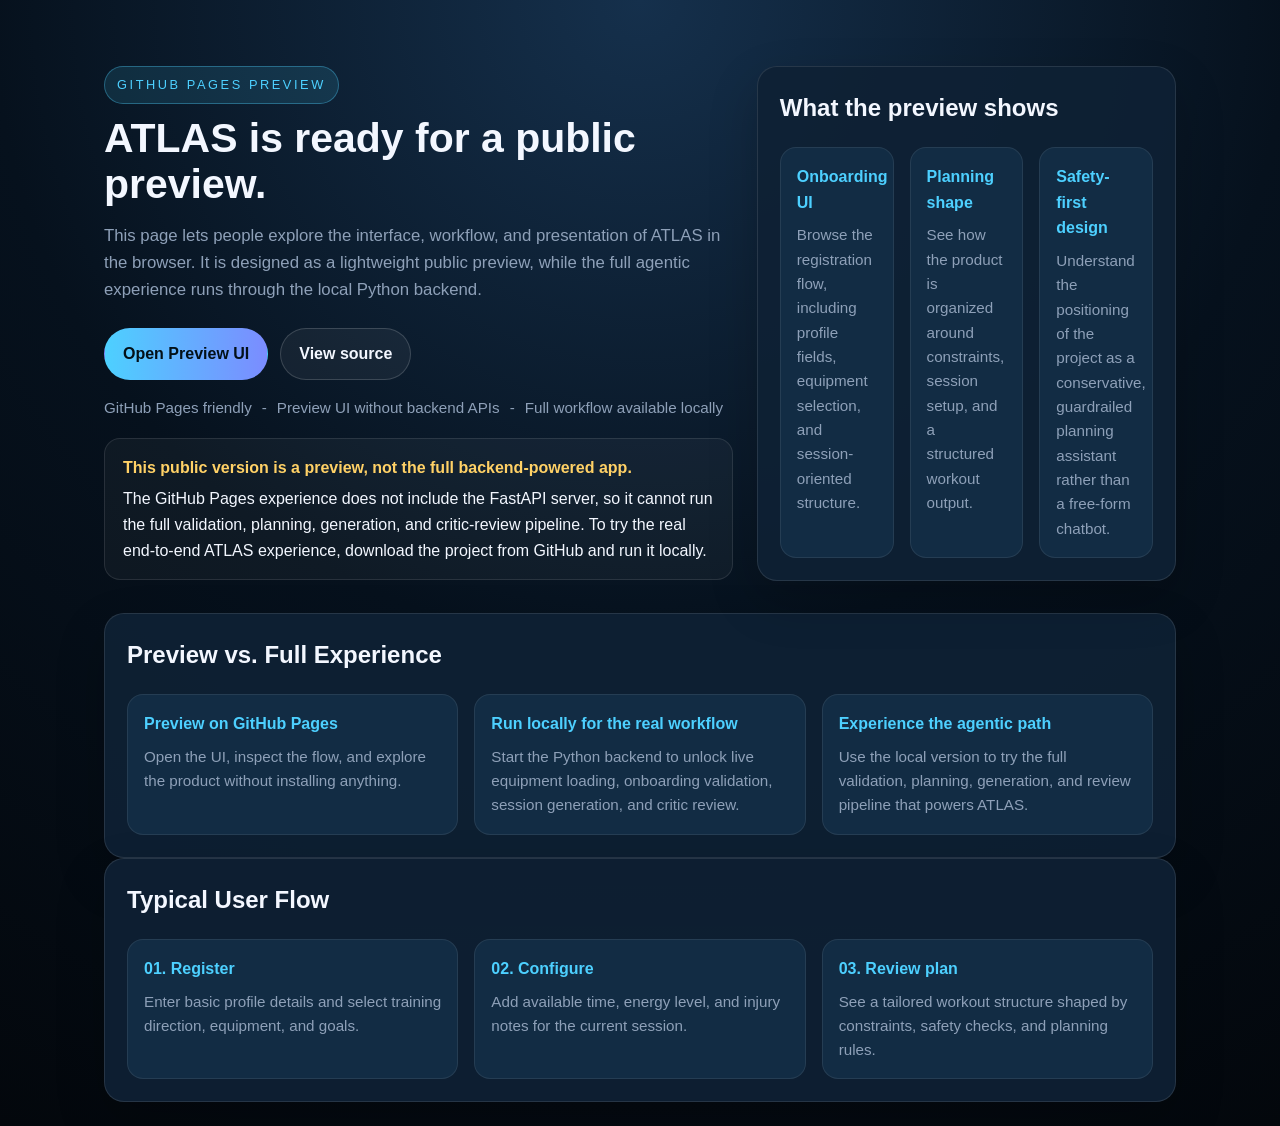
<file: index.html>
<!DOCTYPE html>
<html lang="en">
<head>
  <meta charset="UTF-8" />
  <meta name="viewport" content="width=device-width, initial-scale=1.0" />
  <meta name="description" content="ATLAS preview for GitHub Pages - explore the UI publicly and run the full agentic app locally." />
  <title>ATLAS Preview</title>
  <style>
    :root {
      color-scheme: dark;
      --bg: #06111d;
      --panel: #0f2135;
      --panel-2: #122c44;
      --text: #f3f7ff;
      --muted: #8ea0b8;
      --accent: #4dd0ff;
      --accent-2: #7b8cff;
      --good: #52d8a8;
      --warn: #ffd166;
    }

    * { box-sizing: border-box; }
    body {
      margin: 0;
      font-family: Inter, "Segoe UI", Roboto, Arial, sans-serif;
      background: radial-gradient(circle at top, #15304c 0%, var(--bg) 50%, #03070c 100%);
      color: var(--text);
      line-height: 1.6;
    }

    a { color: inherit; }
    .wrap { max-width: 1120px; margin: 0 auto; padding: 24px; }
    .hero {
      display: grid;
      grid-template-columns: 1.2fr 0.8fr;
      gap: 24px;
      align-items: start;
      padding: 42px 0 32px;
    }
    .badge {
      display: inline-block;
      border: 1px solid rgba(77,208,255,0.35);
      background: rgba(77,208,255,0.12);
      color: var(--accent);
      padding: 8px 12px;
      border-radius: 999px;
      font-size: 0.8rem;
      letter-spacing: 0.2em;
      text-transform: uppercase;
      margin-bottom: 12px;
    }
    h1 { font-size: clamp(2rem, 3.2vw, 3.2rem); margin: 0 0 12px; line-height: 1.1; }
    .lead { font-size: 1.05rem; color: var(--muted); max-width: 700px; }
    .actions { display: flex; flex-wrap: wrap; gap: 12px; margin-top: 24px; }
    .btn {
      display: inline-flex;
      align-items: center;
      justify-content: center;
      padding: 12px 18px;
      border-radius: 999px;
      text-decoration: none;
      font-weight: 700;
      border: 1px solid transparent;
      transition: transform 150ms ease, opacity 150ms ease;
    }
    .btn:hover { transform: translateY(-1px); }
    .btn-primary { background: linear-gradient(90deg, var(--accent), var(--accent-2)); color: #031018; }
    .btn-secondary { border-color: rgba(255,255,255,0.16); background: rgba(255,255,255,0.05); }

    .card {
      background: rgba(15, 33, 53, 0.92);
      border: 1px solid rgba(255,255,255,0.1);
      border-radius: 20px;
      padding: 22px;
      box-shadow: 0 20px 50px rgba(0,0,0,0.2);
    }
    .card h2 { margin-top: 0; }
    .feature-grid,
    .steps {
      display: grid;
      grid-template-columns: repeat(3, minmax(0, 1fr));
      gap: 16px;
      margin-top: 18px;
    }
    .feature,
    .step {
      background: var(--panel-2);
      border: 1px solid rgba(255,255,255,0.08);
      border-radius: 16px;
      padding: 16px;
    }
    .feature h3,
    .step strong {
      margin: 0 0 8px;
      color: var(--accent);
      display: block;
      font-size: 1rem;
    }
    .feature p,
    .step p {
      margin: 0;
      color: var(--muted);
      font-size: 0.95rem;
    }
    .meta {
      display: flex;
      flex-wrap: wrap;
      gap: 10px;
      color: var(--muted);
      font-size: 0.95rem;
      margin-top: 16px;
    }
    .notice {
      margin-top: 18px;
      padding: 16px 18px;
      border-radius: 16px;
      border: 1px solid rgba(255,255,255,0.1);
      background: rgba(255,255,255,0.04);
    }
    .notice strong {
      color: var(--warn);
      display: block;
      margin-bottom: 6px;
    }

    @media (max-width: 860px) {
      .hero, .feature-grid, .steps { grid-template-columns: 1fr; }
    }
  </style>
</head>
<body>
  <main class="wrap">
    <section class="hero">
      <div>
        <div class="badge">GitHub Pages preview</div>
        <h1>ATLAS is ready for a public preview.</h1>
        <p class="lead">
          This page lets people explore the interface, workflow, and presentation of ATLAS in the browser. It is designed as a lightweight public preview, while the full agentic experience runs through the local Python backend.
        </p>
        <div class="actions">
          <a class="btn btn-primary" href="./static/index.html">Open Preview UI</a>
          <a class="btn btn-secondary" href="https://github.com/bytesAIren/ATLAS-Adaptive-Teammate-Leading-At-Success">View source</a>
        </div>
        <div class="meta">
          <span>GitHub Pages friendly</span>
          <span>-</span>
          <span>Preview UI without backend APIs</span>
          <span>-</span>
          <span>Full workflow available locally</span>
        </div>
        <div class="notice">
          <strong>This public version is a preview, not the full backend-powered app.</strong>
          The GitHub Pages experience does not include the FastAPI server, so it cannot run the full validation, planning, generation, and critic-review pipeline. To try the real end-to-end ATLAS experience, download the project from GitHub and run it locally.
        </div>
      </div>

      <div class="card">
        <h2>What the preview shows</h2>
        <div class="feature-grid">
          <div class="feature">
            <h3>Onboarding UI</h3>
            <p>Browse the registration flow, including profile fields, equipment selection, and session-oriented structure.</p>
          </div>
          <div class="feature">
            <h3>Planning shape</h3>
            <p>See how the product is organized around constraints, session setup, and a structured workout output.</p>
          </div>
          <div class="feature">
            <h3>Safety-first design</h3>
            <p>Understand the positioning of the project as a conservative, guardrailed planning assistant rather than a free-form chatbot.</p>
          </div>
        </div>
      </div>
    </section>

    <section class="card">
      <h2>Preview vs. Full Experience</h2>
      <div class="steps">
        <div class="step">
          <strong>Preview on GitHub Pages</strong>
          <p>Open the UI, inspect the flow, and explore the product without installing anything.</p>
        </div>
        <div class="step">
          <strong>Run locally for the real workflow</strong>
          <p>Start the Python backend to unlock live equipment loading, onboarding validation, session generation, and critic review.</p>
        </div>
        <div class="step">
          <strong>Experience the agentic path</strong>
          <p>Use the local version to try the full validation, planning, generation, and review pipeline that powers ATLAS.</p>
        </div>
      </div>
    </section>

    <section class="card">
      <h2>Typical User Flow</h2>
      <div class="steps">
        <div class="step">
          <strong>01. Register</strong>
          <p>Enter basic profile details and select training direction, equipment, and goals.</p>
        </div>
        <div class="step">
          <strong>02. Configure</strong>
          <p>Add available time, energy level, and injury notes for the current session.</p>
        </div>
        <div class="step">
          <strong>03. Review plan</strong>
          <p>See a tailored workout structure shaped by constraints, safety checks, and planning rules.</p>
        </div>
      </div>
    </section>
  </main>
</body>
</html>
</file>
